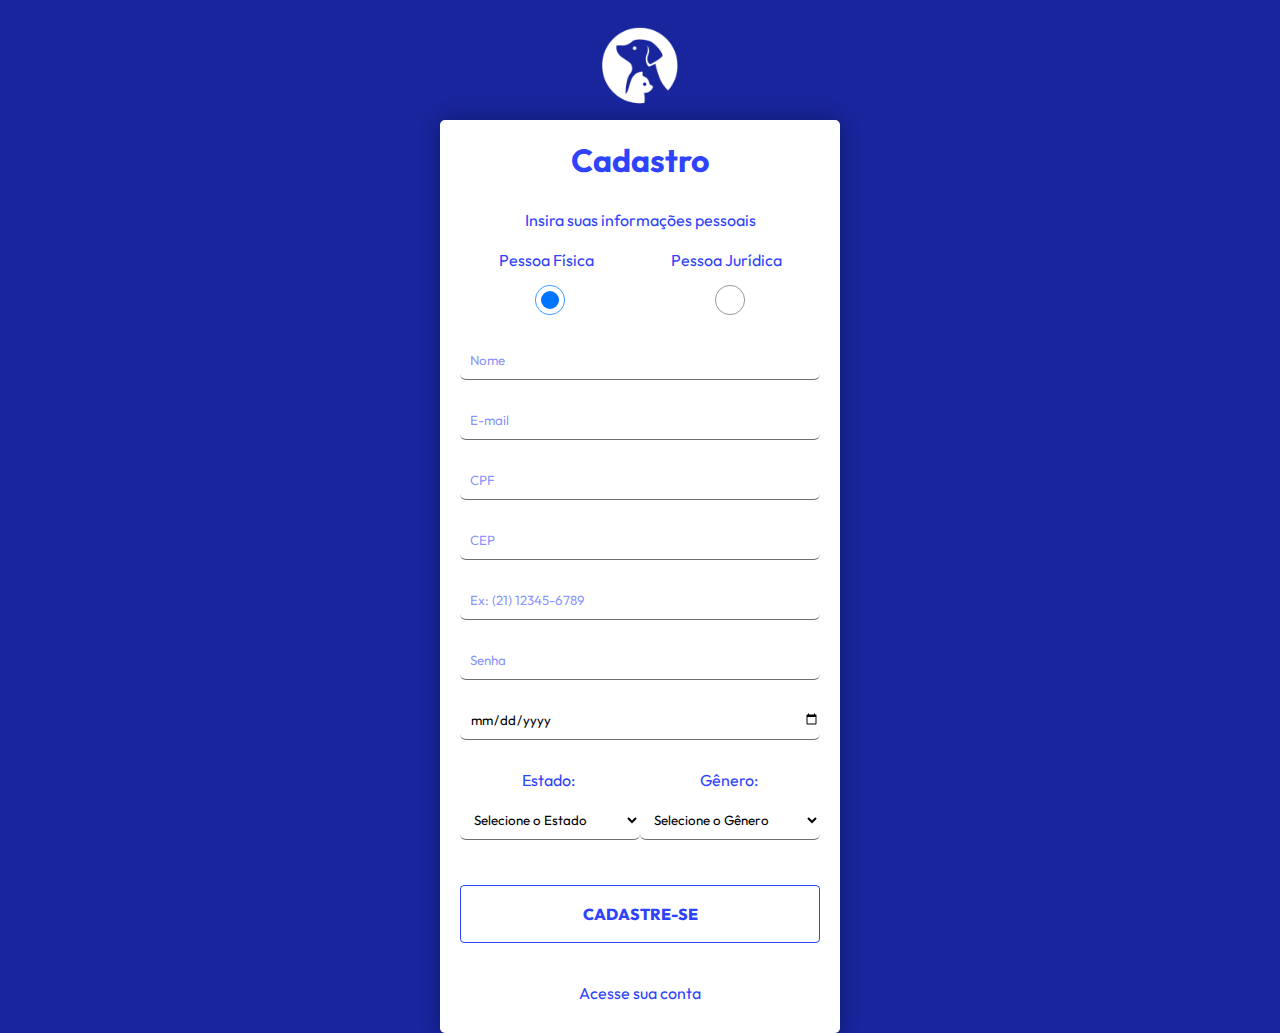
<file: cadastro.html>
<!DOCTYPE html>
<html lang="pt-br">
<head>
    <meta charset="UTF-8">
    <meta name="viewport" content="width=device-width, initial-scale=1.0">
    <link rel="stylesheet" href="css/cadastro.css">
    <title>Cadastro</title>
    <link rel="shortcut icon" href="Images/favicon.ico" type="image/x-icon">
    <script src="js/alterarFormulario.js"></script>
</head>
<body>
    <a href="login.html">
        <img id="logo" src="Images/adopt.png" alt="Logo da Empresa">
    </a>
    <div class="container">
        <div class="login">
            <h1>Cadastro</h1>
            <p>Insira suas informações pessoais</p>
            <div class="radio-buttons">
                <div class="radio-labels">
                    <label for="pessoaFisica">Pessoa Física</label>
                    <label for="pessoaJuridica">Pessoa Jurídica</label>
                </div>
                <div class="radio-inputs">
                    <input type="radio" id="pessoaFisica" name="tipoPessoa" value="pessoafisica" onclick="alterarFormulario()" checked>
                    <input type="radio" id="pessoaJuridica" name="tipoPessoa" value="pessoajuridica" onclick="alterarFormulario()">
                </div>
            </div>
            
            <!-- Formulário Pessoa Física -->
            <form id="formPessoaFisica" action="php/cadastro.php" method="post" style="display: none;">
                <input type="text" placeholder="Nome" id="nomePF" name="nome" required>
                <input type="email" placeholder="E-mail" id="emailPF" name="email" required>
                <input type="text" placeholder="CPF" id="cpfPF" name="cpf" required>
                <input type="text" placeholder="CEP" id="cepPF" name="cep" required>
                <input type="tel" placeholder="Ex: (21) 12345-6789" id="telefonePF" name="telefone" required>
                <input type="password" placeholder="Senha" id="senhaPF" name="senha" required>
                <input type="date" id="datanascPF" name="datanasc" required>
            <div class="labels-container">
                <label for="estadoPF">Estado:</label>     
                <label for="generoPF">Gênero:</label>
            </div>
            <div class="selects-container">
                <select id="estadoPF" name="estado" required>
                    <!-- Opções para Estado -->
                    <option value="">Selecione o Estado</option>
                    <option value="AC">Acre</option>
                    <option value="AL">Alagoas</option>
                    <option value="AP">Amapá</option>
                    <option value="AM">Amazonas</option>
                    <option value="BA">Bahia</option>
                    <option value="CE">Ceará</option>
                    <option value="DF">Distrito Federal</option>
                    <option value="ES">Espírito Santo</option>
                    <option value="GO">Goiás</option>
                    <option value="MA">Maranhão</option>
                    <option value="MT">Mato Grosso</option>
                    <option value="MS">Mato Grosso do Sul</option>
                    <option value="MG">Minas Gerais</option>
                    <option value="PA">Pará</option>
                    <option value="PB">Paraíba</option>
                    <option value="PR">Paraná</option>
                    <option value="PE">Pernambuco</option>
                    <option value="PI">Piauí</option>
                    <option value="RJ">Rio de Janeiro</option>
                    <option value="RN">Rio Grande do Norte</option>
                    <option value="RS">Rio Grande do Sul</option>
                    <option value="RO">Rondônia</option>
                    <option value="RR">Roraima</option>
                    <option value="SC">Santa Catarina</option>
                    <option value="SP">São Paulo</option>
                    <option value="SE">Sergipe</option>
                    <option value="TO">Tocantins</option>
                </select>
                <select id="generoPF" name="genero" required>
                    <option value="">Selecione o Gênero</option>
                    <option value="Masculino">Masculino</option>
                    <option value="Feminino">Feminino</option>
                    <option value="Outro">Outro</option>
                    <option value="Prefiro não dizer">Prefiro não dizer</option>
                </select>
            </div>
                <button type="submit" name="submit1">Cadastre-se</button>
            </form>
            
            <!-- Formulário Pessoa Jurídica -->
            <form id="formPessoaJuridica" action="php/cadastro.php" method="post" style="display: none;">
                <input type="text" placeholder="Razão Social" id="nomePJ" name="nome" required>
                <input type="email" placeholder="E-mail" id="emailPJ" name="email" required>
                <input type="text" placeholder="CNPJ" id="cnpjPJ" name="cnpj" required>
                <input type="text" placeholder="CEP" id="cepPJ" name="cep" required>
                <input type="tel" placeholder="Ex: (21) 12345-6789" id="telefonePJ" name="telefone" required>
                <input type="password" placeholder="Senha" id="senhaPJ" name="senha" required>
                <label for="estadoPJ">Estado:</label>
                <select id="estadoPJ" name="estado" required>
                    <!-- Opções para Estado -->
                    <option value="">Selecione o Estado</option>
                    <option value="AC">Acre</option>
                    <option value="AL">Alagoas</option>
                    <option value="AP">Amapá</option>
                    <option value="AM">Amazonas</option>
                    <option value="BA">Bahia</option>
                    <option value="CE">Ceará</option>
                    <option value="DF">Distrito Federal</option>
                    <option value="ES">Espírito Santo</option>
                    <option value="GO">Goiás</option>
                    <option value="MA">Maranhão</option>
                    <option value="MT">Mato Grosso</option>
                    <option value="MS">Mato Grosso do Sul</option>
                    <option value="MG">Minas Gerais</option>
                    <option value="PA">Pará</option>
                    <option value="PB">Paraíba</option>
                    <option value="PR">Paraná</option>
                    <option value="PE">Pernambuco</option>
                    <option value="PI">Piauí</option>
                    <option value="RJ">Rio de Janeiro</option>
                    <option value="RN">Rio Grande do Norte</option>
                    <option value="RS">Rio Grande do Sul</option>
                    <option value="RO">Rondônia</option>
                    <option value="RR">Roraima</option>
                    <option value="SC">Santa Catarina</option>
                    <option value="SP">São Paulo</option>
                    <option value="SE">Sergipe</option>
                    <option value="TO">Tocantins</option>
                </select>
                <button type="submit" name="submit2">Cadastre-se</button>
            </form>
            
            <br>
            <a href="login.html">Acesse sua conta</a>
        </div>
    </div>
</body>
</html>
</file>
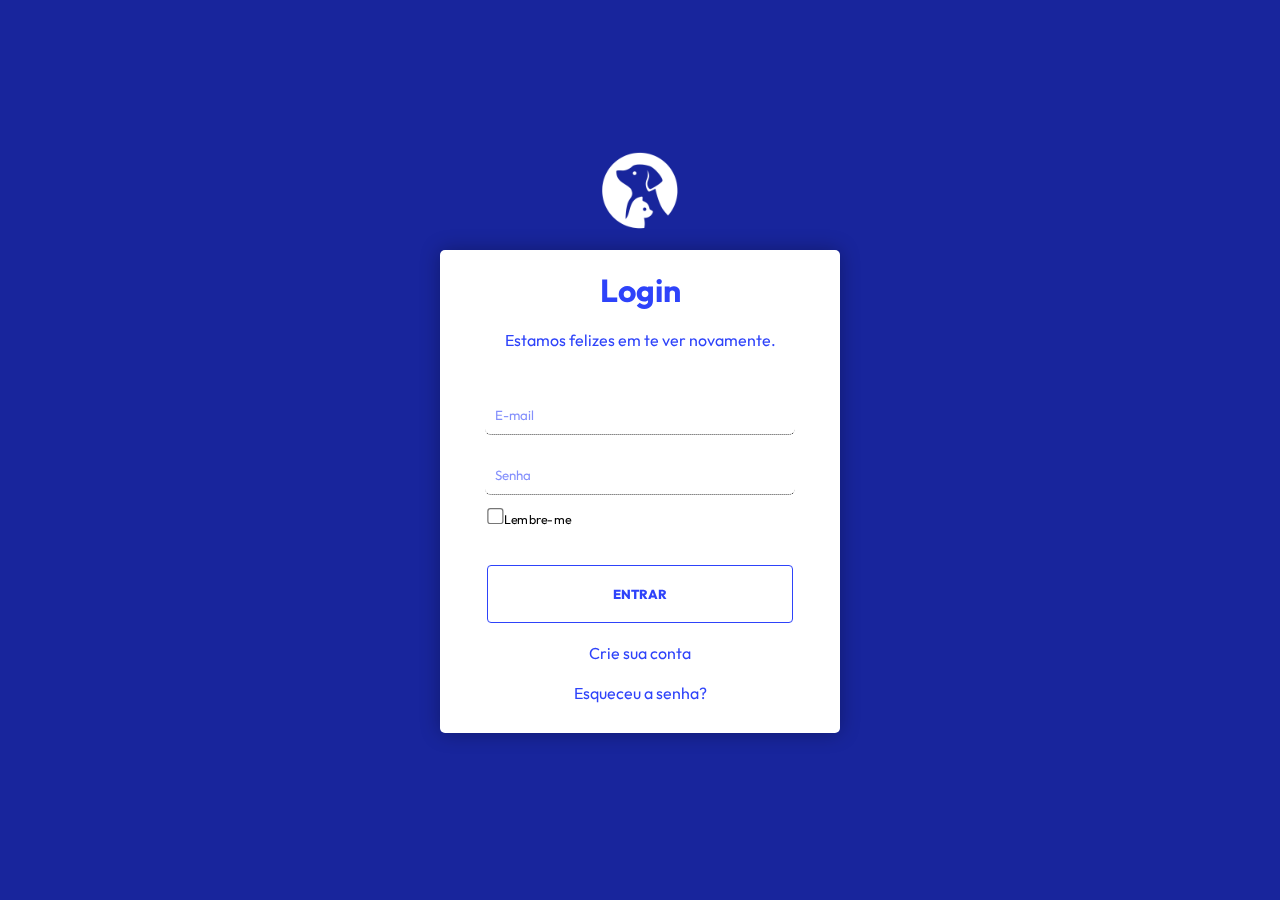
<file: login.html>
<!DOCTYPE html>
<html lang="pt-br">
<head>
    <meta charset="UTF-8">
    <meta name="viewport" content="width=device-width, initial-scale=1.0">
    <link rel="stylesheet" href="css/login.css"> <!-- Estilo CSS para a página de login -->
    <title>Login</title>
    <link rel="shortcut icon" href="Images/favicon.ico" type="image/x-icon"> <!-- Ícone da aba do navegador -->
</head>
<body>
    <a href="login.html">
        <img id="logo" src="Images/adopt.png" alt="Logo da Empresa"> <!-- Logotipo com link para a página de login -->
    </a>
    <form action="php/testlogin.php" method="post"> <!-- Formulário de login -->
        <div class="container"> <!-- Container principal -->
            <div class="login"> <!-- Div para o formulário de login -->
                <h1>Login</h1> <!-- Título do formulário -->
                <p>Estamos felizes em te ver novamente.</p> <!-- Mensagem de boas-vindas -->
                <input type="email" name="email" placeholder="E-mail" required> <!-- Campo de entrada para o e-mail -->
                <input type="password" name="senha" placeholder="Senha" required> <!-- Campo de entrada para a senha -->
            </div>
            <div class="salvarsenha"> <!-- Div para a opção de lembrar senha -->
                <label><input type="checkbox">Lembre-me</label> <!-- Checkbox para lembrar a senha -->
            </div>        
            <input class="inputSubmit" type="submit" name="submit" value="Entrar"> <!-- Botão de envio do formulário -->
            <br>
            <div class="login"> <!-- Div para o link de cadastro -->
                <a href="cadastro.html">Crie sua conta</a> <!-- Link para a página de cadastro -->
                <a href="redefinirsenha.html">Esqueceu a senha?</a> <!-- Link para redefinir a senha -->
            </div>
        </div>       
    </form>
</body>
</html>
</file>
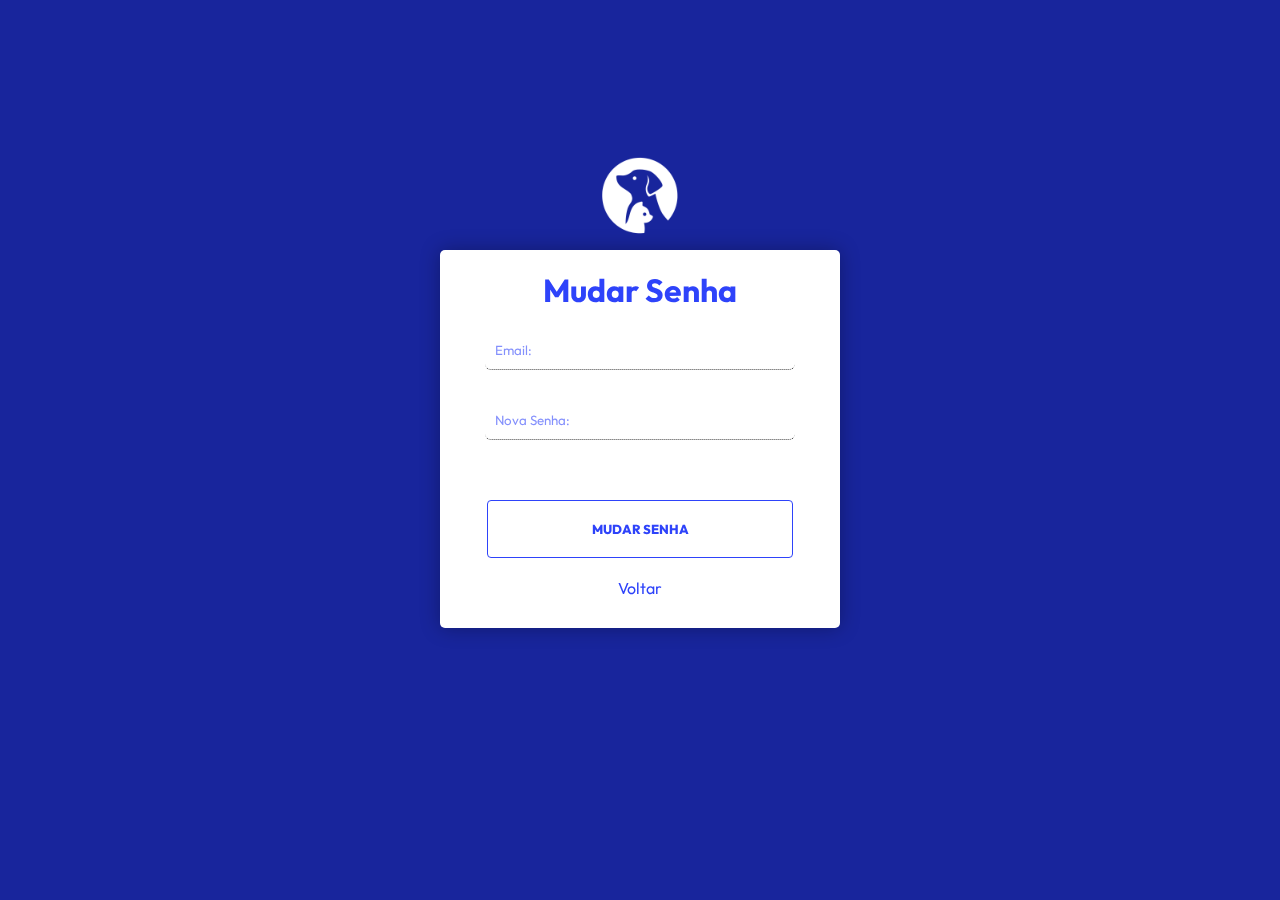
<file: redefinirsenha.html>
<!DOCTYPE html>
<html lang="pt-br">
<head>
    <meta charset="UTF-8">
    <meta name="viewport" content="width=device-width, initial-scale=1.0">
    <title>Mudar Senha</title>
    <link rel="stylesheet" href="css/redefinirsenha.css"> <!-- Inclui o arquivo CSS para estilização -->
</head>
<body>
    <a href="login.html">
        <img id="logo" src="Images/adopt.png" alt="Logo da Empresa"> <!-- Link para a página de login com o logo da empresa -->
    </a>
    <div class="container">
        <div class="login">
            <h1>Mudar Senha</h1> <!-- Título da página -->
            <form action="php/redefinirsenha.php" method="post"> <!-- Formulário para mudar a senha -->
                <input type="email" id="email" name="email" placeholder="Email:" required> <!-- Campo de entrada para o email -->
                <input type="password" id="nova_senha" name="nova_senha" placeholder="Nova Senha:" required> <!-- Campo de entrada para a nova senha -->
        </div>
                <input class="inputSubmit" type="submit" name="submit" value="Mudar Senha"> <!-- Botão para enviar o formulário -->
            </form>
        <div class="login">
            <a href="login.html">Voltar</a> <!-- Link para voltar à página de login -->
        </div>
    </div>
</body>
</html>
</file>
<file: css/cadastro.css>
@import url('https://fonts.googleapis.com/css2?family=Outfit:wght@100..900&display=swap');

* {
    margin: 0;
    padding: 0;
    box-sizing: border-box;
    font-family: 'Outfit', cursive;
}

body, html {
    background-color: #18259c;
    height: 100%;
}

#logo {
    position: absolute;
    top: 15px; /* Reduzido para aproximar do topo */
    left: 50%;
    transform: translateX(-50%);
    z-index: 1;
    width: 100px;
    height: auto;
}

.container {
    position: relative; /* Mudado para relative para melhor controle de layout */
    top: 120px; /* Ajustado para aproximar do logo */
    left: 50%;
    transform: translateX(-50%);
    box-shadow: 0 0 20px rgba(0, 0, 0, 0.3);
    background-color: #ffffff;
    width: 400px;
    padding: 20px;
    border-radius: 5px;
    text-align: center;
}

.login input, .login select {
    background-color: #ffffff;
    width: calc(100%);
    height: 40px;
    margin: 10px 0;
    box-sizing: border-box;
    border-radius: 6px;
    border: none;
    border-bottom: 1px solid #6d6d6d;
    padding-left: 10px;
}

.login input::placeholder {
    color: #2e42fa96;
}

.login h1, .login label, .login a, .container h1, .container p {
    color: #2e43fa;
}

.login p {
    margin-top: 30px;
}

.login a {
    text-decoration: none;
    margin: 20px 0 10px;
    transition: 0.3s;
    display: flex;
    justify-content: center;
}

.login a:hover, .login a:focus {
    color: #000000;
}

.radio-buttons input[type="radio"] {
    transform: scale(0.75);
    cursor: pointer;
}

.radio-labels, .labels-container {
    display: flex;
    justify-content: space-around;
    margin-top: 20px;
}

.radio-inputs, .selects-container {
    display: flex;
    justify-content: space-evenly;
}

.inputSubmit, .login button {
    font-size: 1rem;
    line-height: 2rem;
    font-weight: 800;
    text-transform: uppercase;
    width: 100%;
    padding: 0.75rem 1.5rem;
    cursor: pointer;
    background: transparent;
    color: #2e43fa;
    border: 1px solid currentColor;
    border-radius: 4px;
    margin-top: 35px;
    transition: 0.3s;
}

.inputSubmit:hover, .inputSubmit:focus, .login button:hover, .login button:focus {
    color: #ffffff;
    background-color: #2e43fa;
}
</file>
<file: css/login.css>
@import url('https://fonts.googleapis.com/css2?family=Outfit:wght@100..900&display=swap');

* {
    margin: 0;
    padding: 0;
    box-sizing: border-box;
    list-style: none;
    border: none;
    font-family: 'Outfit', cursive;
}

body, html {
    background-color: #18259c;
    margin: 0;
    padding: 0;
    height: 100%;
    display: flex;
    justify-content: center;
    align-items: center;
}

#logo {
    position: absolute;
    top: 140px;
    left: 50%;
    transform: translateX(-50%);
    z-index: 1;
    width: 100px;
    height: auto;
}

.container {
    position: fixed;
    top: 250px;
    left: 50%;
    transform: translateX(-50%);
    box-shadow: 0 0 20px rgba(0, 0, 0, 0.3);
    background-color: #ffffff;
    width: 400px; 
    padding: 20px;
    border-radius: 5px;
    text-align: center;
}

.login input {
    background-color: #ffffff;
    width: calc(100% - 50px);
    height: 40px;
    margin-top: 10px;
    margin-bottom: 10px;
    box-sizing: border-box;
    border-radius: 6px;
    border: none;
    border-color: #424242;
    border-bottom-width: 1px;
    border-bottom-style: dotted;
    padding-left: 10px;
    transition: 0.15s linear;
}

.login input::placeholder {
    color: #2e42fa96;
    padding-left: 0px;
}

.login input:last-child {
    margin-bottom: 0;
}

.login p {
    margin-top: 20px;
    margin-bottom: 20px;
    color: #2e43fa; /* Mantém a cor original */
}

.login h1 {
    color: #2e43fa; /* Mantém a cor original */
}

.login label {
    color: #2e43fa;
}

.login a {
    color: #2e43fa;
    text-decoration: none;
    margin-top: 20px;
    margin-bottom: 10px;
    transition: 0.3s;
    display: flex;
    justify-content: center;
}

.login a:hover, a:focus {
    outline: none;
    color: #000000;
}

.salvarsenha {
    color: black;
    margin-top: 15px;
    position: absolute;
    margin-bottom: 20px;
    font-size: 10px;
    margin-left: 30px;
    transform: scale(1.25);
}

.salvarsenha label {
    display: inline-block;
    margin-left: 5px;
}

.inputSubmit {
    font-size: 0.8125rem;
    line-height: 2rem;
    font-weight: 800;
    text-transform: uppercase;
    width: 85%;
    padding: 0.75rem 1.5rem;
    cursor: pointer;
    background: transparent;
    color: #2e43fa;
    border: 1px solid currentColor;
    border-radius: 4px;
    margin-top: 70px;
    transition: 0.3s;
}

.inputSubmit:hover, .inputSubmit:focus {
    outline: none;
    color: #ffffff;
    background-color: #2e43fa;
}

.titulo h1 {
    justify-content: center;
}

.container h1 {
    text-align: center;
    color: #2e43fa;
}

.container p {
    color: #2e43fa;;
    margin-bottom: 35px;
    text-align: center;
}
</file>
<file: css/redefinirsenha.css>
@import url('https://fonts.googleapis.com/css2?family=Outfit:wght@100..900&display=swap');

* {
    margin: 0;
    padding: 0;
    box-sizing: border-box;
    list-style: none;
    border: none;
    font-family: 'Outfit', cursive;
}

body, html {
    background-color: #18259c;
    margin: 0;
    padding: 0;
    height: 100%;
    display: flex;
    justify-content: center;
    align-items: center;
}

#logo {
    position: absolute;
    top: 145px;
    left: 50%;
    transform: translateX(-50%);
    z-index: 1;
    width: 100px;
    height: auto;
}

.container {
    position: fixed;
    top: 250px;
    left: 50%;
    transform: translateX(-50%);
    box-shadow: 0 0 20px rgba(0, 0, 0, 0.3);
    background-color: #ffffff;
    width: 400px; 
    padding: 20px;
    border-radius: 5px;
    text-align: center;
}

.login input {
    background-color: #ffffff;
    width: calc(100% - 50px);
    height: 40px;
    margin-top: 20px;
    margin-bottom: 10px;
    box-sizing: border-box;
    border-radius: 6px;
    border: none;
    border-color: #424242;
    border-bottom-width: 1px;
    border-bottom-style: dotted;
    padding-left: 10px;
    transition: 0.15s linear;
}

.login input::placeholder {
    color: #2e42fa96;
    padding-left: 0px;
}

.login input:last-child {
    margin-bottom: 0;
}

.login h1 {
    color: #2e43fa; /* Mantém a cor original */
}

.inputSubmit {
    font-size: 0.8125rem;
    line-height: 2rem;
    font-weight: 800;
    text-transform: uppercase;
    width: 85%;
    padding: 0.75rem 1.5rem;
    cursor: pointer;
    background: transparent;
    color: #2e43fa;
    border: 1px solid currentColor;
    border-radius: 4px;
    margin-top: 60px;
    transition: 0.3s;
}

.inputSubmit:hover, .inputSubmit:focus {
    outline: none;
    color: #ffffff;
    background-color: #2e43fa;
}

.login a {
    color: #2e43fa;
    text-decoration: none;
    margin-top: 20px;
    margin-bottom: 10px;
    transition: 0.3s;
    display: flex;
    justify-content: center;
}

.login a:hover, a:focus {
    outline: none;
    color: #000000;
}
</file>
